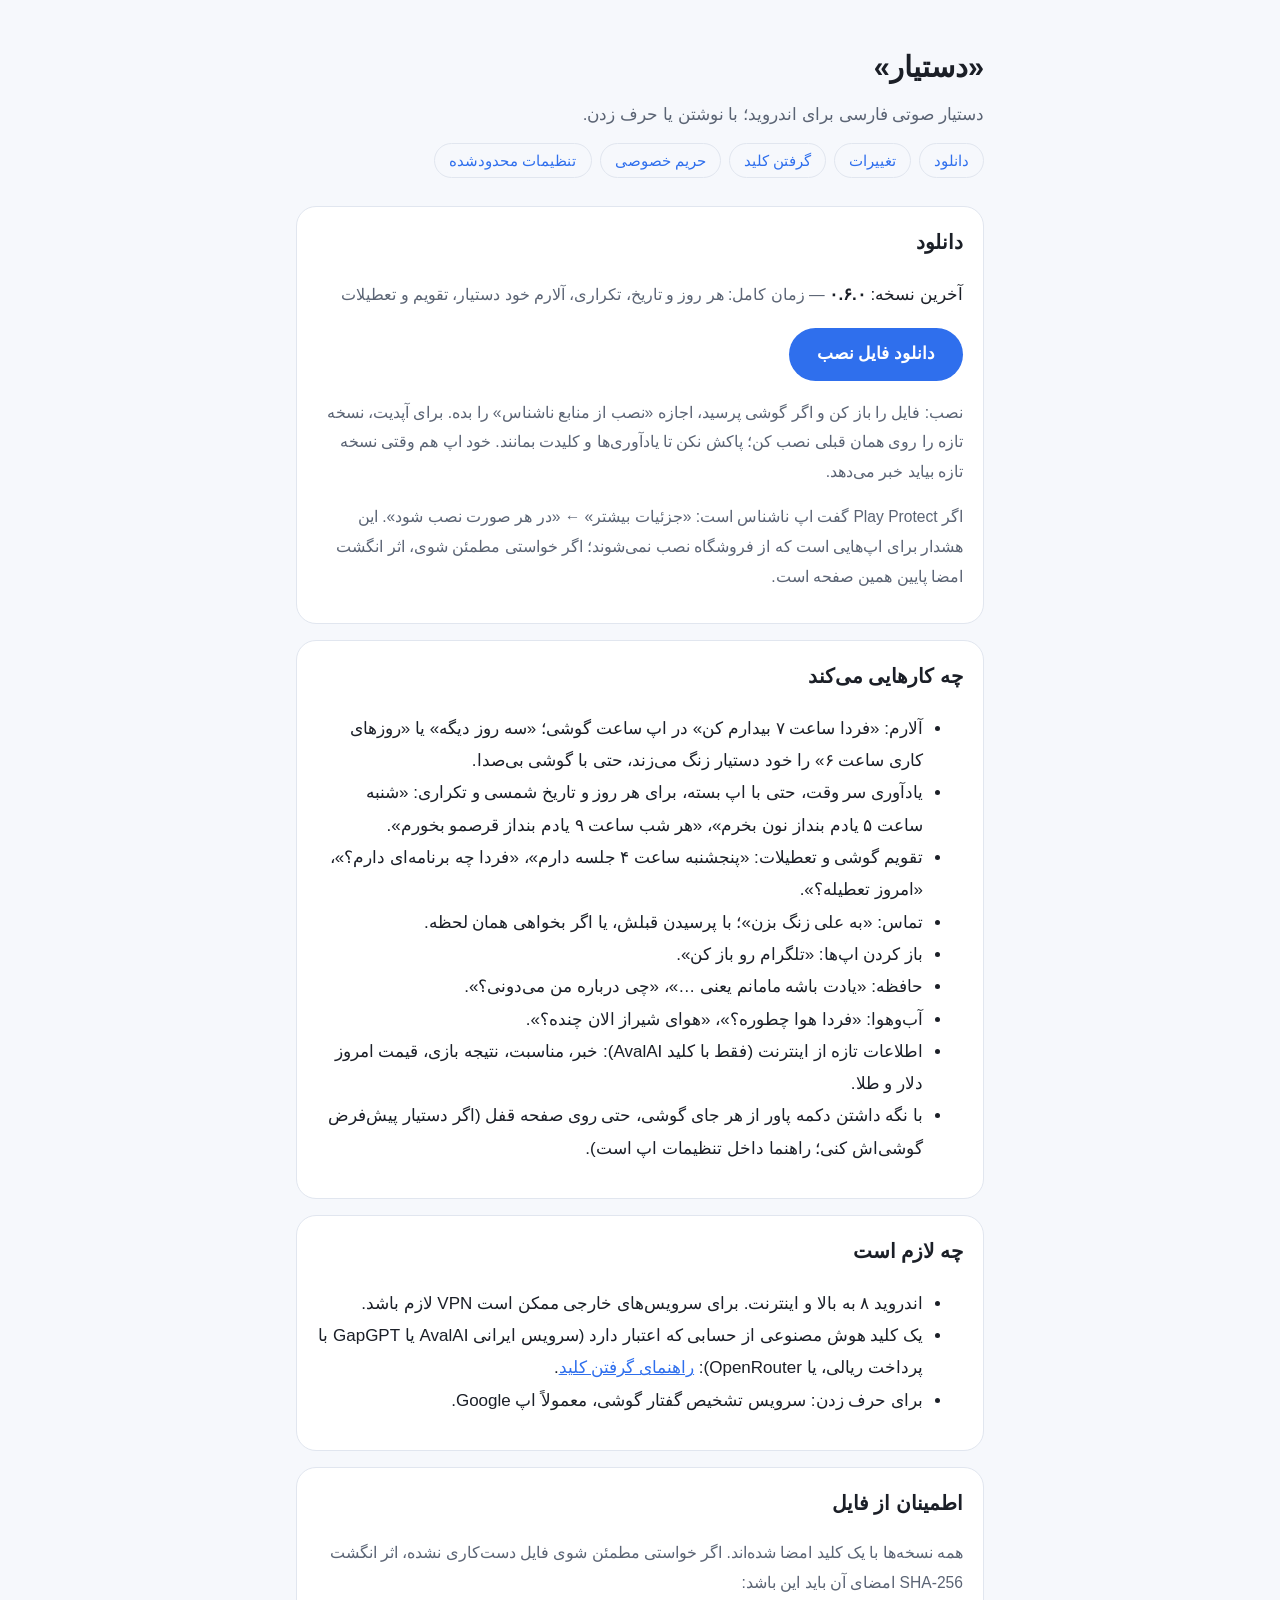
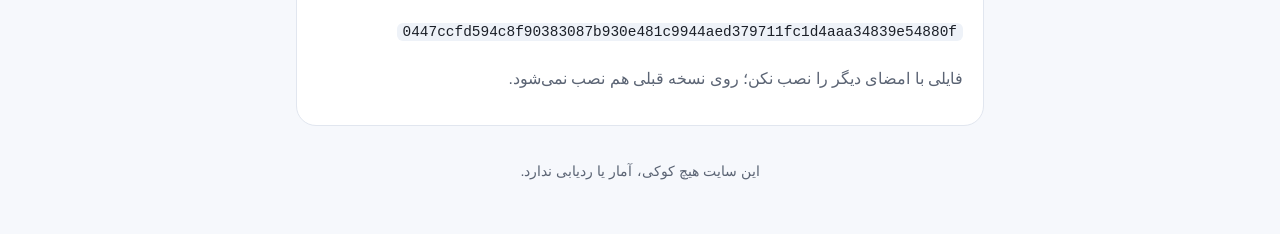
<file: index.html>
<!doctype html>
<html lang="fa" dir="rtl">
<head>
  <meta charset="utf-8">
  <meta name="viewport" content="width=device-width, initial-scale=1">
  <title>دستیار — دستیار صوتی فارسی برای اندروید</title>
  <link rel="stylesheet" href="style.css">
</head>
<body>
<main>
  <header>
    <h1>«دستیار»</h1>
    <p>دستیار صوتی فارسی برای اندروید؛ با نوشتن یا حرف زدن.</p>
    <nav>
      <a href="index.html">دانلود</a>
      <a href="changes.html">تغییرات</a>
      <a href="key.html">گرفتن کلید</a>
      <a href="privacy.html">حریم خصوصی</a>
      <a href="restricted.html">تنظیمات محدودشده</a>
    </nav>
  </header>

  <section>
    <h2>دانلود</h2>
    <p>آخرین نسخه: <strong id="version">…</strong> <span id="notes" class="muted"></span></p>
    <p><a id="download" class="button" href="changes.html">دانلود فایل نصب</a></p>
    <noscript><p class="muted">اگر لینک کار نکرد، از صفحه «تغییرات» نسخه آخر را پیدا کن.</p></noscript>
    <p class="muted">نصب: فایل را باز کن و اگر گوشی پرسید، اجازه «نصب از منابع ناشناس» را بده. برای آپدیت، نسخه تازه را روی همان قبلی نصب کن؛ پاکش نکن تا یادآوری‌ها و کلیدت بمانند. خود اپ هم وقتی نسخه تازه بیاید خبر می‌دهد.</p>
    <p class="muted">اگر Play Protect گفت اپ ناشناس است: «جزئیات بیشتر» ← «در هر صورت نصب شود». این هشدار برای اپ‌هایی است که از فروشگاه نصب نمی‌شوند؛ اگر خواستی مطمئن شوی، اثر انگشت امضا پایین همین صفحه است.</p>
  </section>

  <section>
    <h2>چه کارهایی می‌کند</h2>
    <ul>
      <li>آلارم: «فردا ساعت ۷ بیدارم کن» در اپ ساعت گوشی؛ «سه روز دیگه» یا «روزهای کاری ساعت ۶» را خود دستیار زنگ می‌زند، حتی با گوشی بی‌صدا.</li>
      <li>یادآوری سر وقت، حتی با اپ بسته، برای هر روز و تاریخ شمسی و تکراری: «شنبه ساعت ۵ یادم بنداز نون بخرم»، «هر شب ساعت ۹ یادم بنداز قرصمو بخورم».</li>
      <li>تقویم گوشی و تعطیلات: «پنجشنبه ساعت ۴ جلسه دارم»، «فردا چه برنامه‌ای دارم؟»، «امروز تعطیله؟».</li>
      <li>تماس: «به علی زنگ بزن»؛ با پرسیدن قبلش، یا اگر بخواهی همان لحظه.</li>
      <li>باز کردن اپ‌ها: «تلگرام رو باز کن».</li>
      <li>حافظه: «یادت باشه مامانم یعنی …»، «چی درباره من می‌دونی؟».</li>
      <li>آب‌وهوا: «فردا هوا چطوره؟»، «هوای شیراز الان چنده؟».</li>
      <li>اطلاعات تازه از اینترنت (فقط با کلید AvalAI): خبر، مناسبت، نتیجه بازی، قیمت امروز دلار و طلا.</li>
      <li>با نگه داشتن دکمه پاور از هر جای گوشی، حتی روی صفحه قفل (اگر دستیار پیش‌فرض گوشی‌اش کنی؛ راهنما داخل تنظیمات اپ است).</li>
    </ul>
  </section>

  <section>
    <h2>چه لازم است</h2>
    <ul>
      <li>اندروید ۸ به بالا و اینترنت. برای سرویس‌های خارجی ممکن است VPN لازم باشد.</li>
      <li>یک کلید هوش مصنوعی از حسابی که اعتبار دارد (سرویس ایرانی AvalAI یا GapGPT با پرداخت ریالی، یا OpenRouter): <a href="key.html">راهنمای گرفتن کلید</a>.</li>
      <li>برای حرف زدن: سرویس تشخیص گفتار گوشی، معمولاً اپ Google.</li>
    </ul>
  </section>

  <section>
    <h2>اطمینان از فایل</h2>
    <p class="muted">همه نسخه‌ها با یک کلید امضا شده‌اند. اگر خواستی مطمئن شوی فایل دست‌کاری نشده، اثر انگشت SHA-256 امضای آن باید این باشد:</p>
    <p><span class="ltr">0447ccfd594c8f90383087b930e481c9944aed379711fc1d4aaa34839e54880f</span></p>
    <p class="muted">فایلی با امضای دیگر را نصب نکن؛ روی نسخه قبلی هم نصب نمی‌شود.</p>
  </section>

  <footer>این سایت هیچ کوکی، آمار یا ردیابی ندارد.</footer>
</main>
<script>
  // آخرین نسخه از همان فایلی که خود اپ می‌خواند (version.json)؛ یک جا برای عوض کردن.
  (function () {
    var digits = '۰۱۲۳۴۵۶۷۸۹';
    function fa(text) { return String(text).replace(/[0-9]/g, function (d) { return digits[d]; }); }
    fetch('version.json', { cache: 'no-store' })
      .then(function (response) { return response.json(); })
      .then(function (info) {
        document.getElementById('version').textContent = fa(info.versionName);
        if (info.notes) document.getElementById('notes').textContent = '— ' + info.notes;
        if (typeof info.url === 'string' && info.url.indexOf('https://') === 0) {
          document.getElementById('download').href = info.url;
        }
      })
      .catch(function () { document.getElementById('version').textContent = 'نامعلوم'; });
  })();
</script>
</body>
</html>
</file>
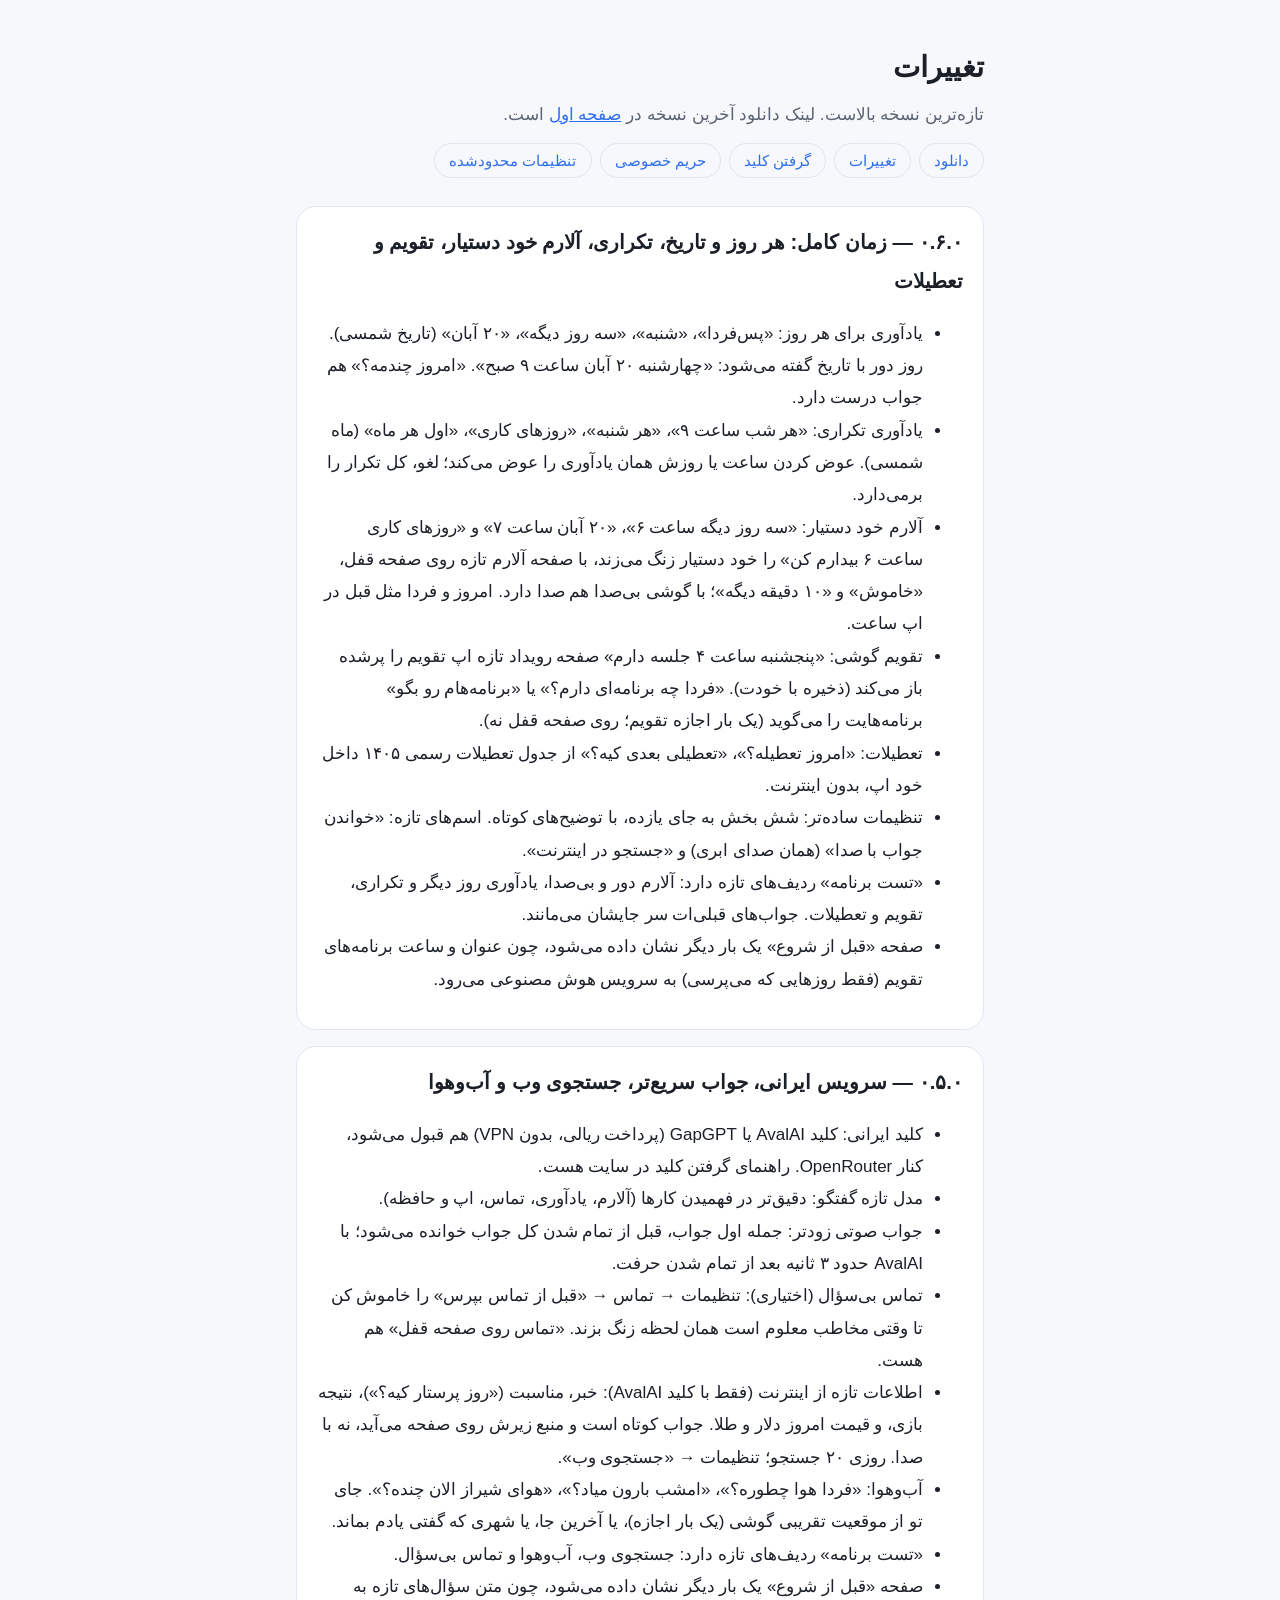
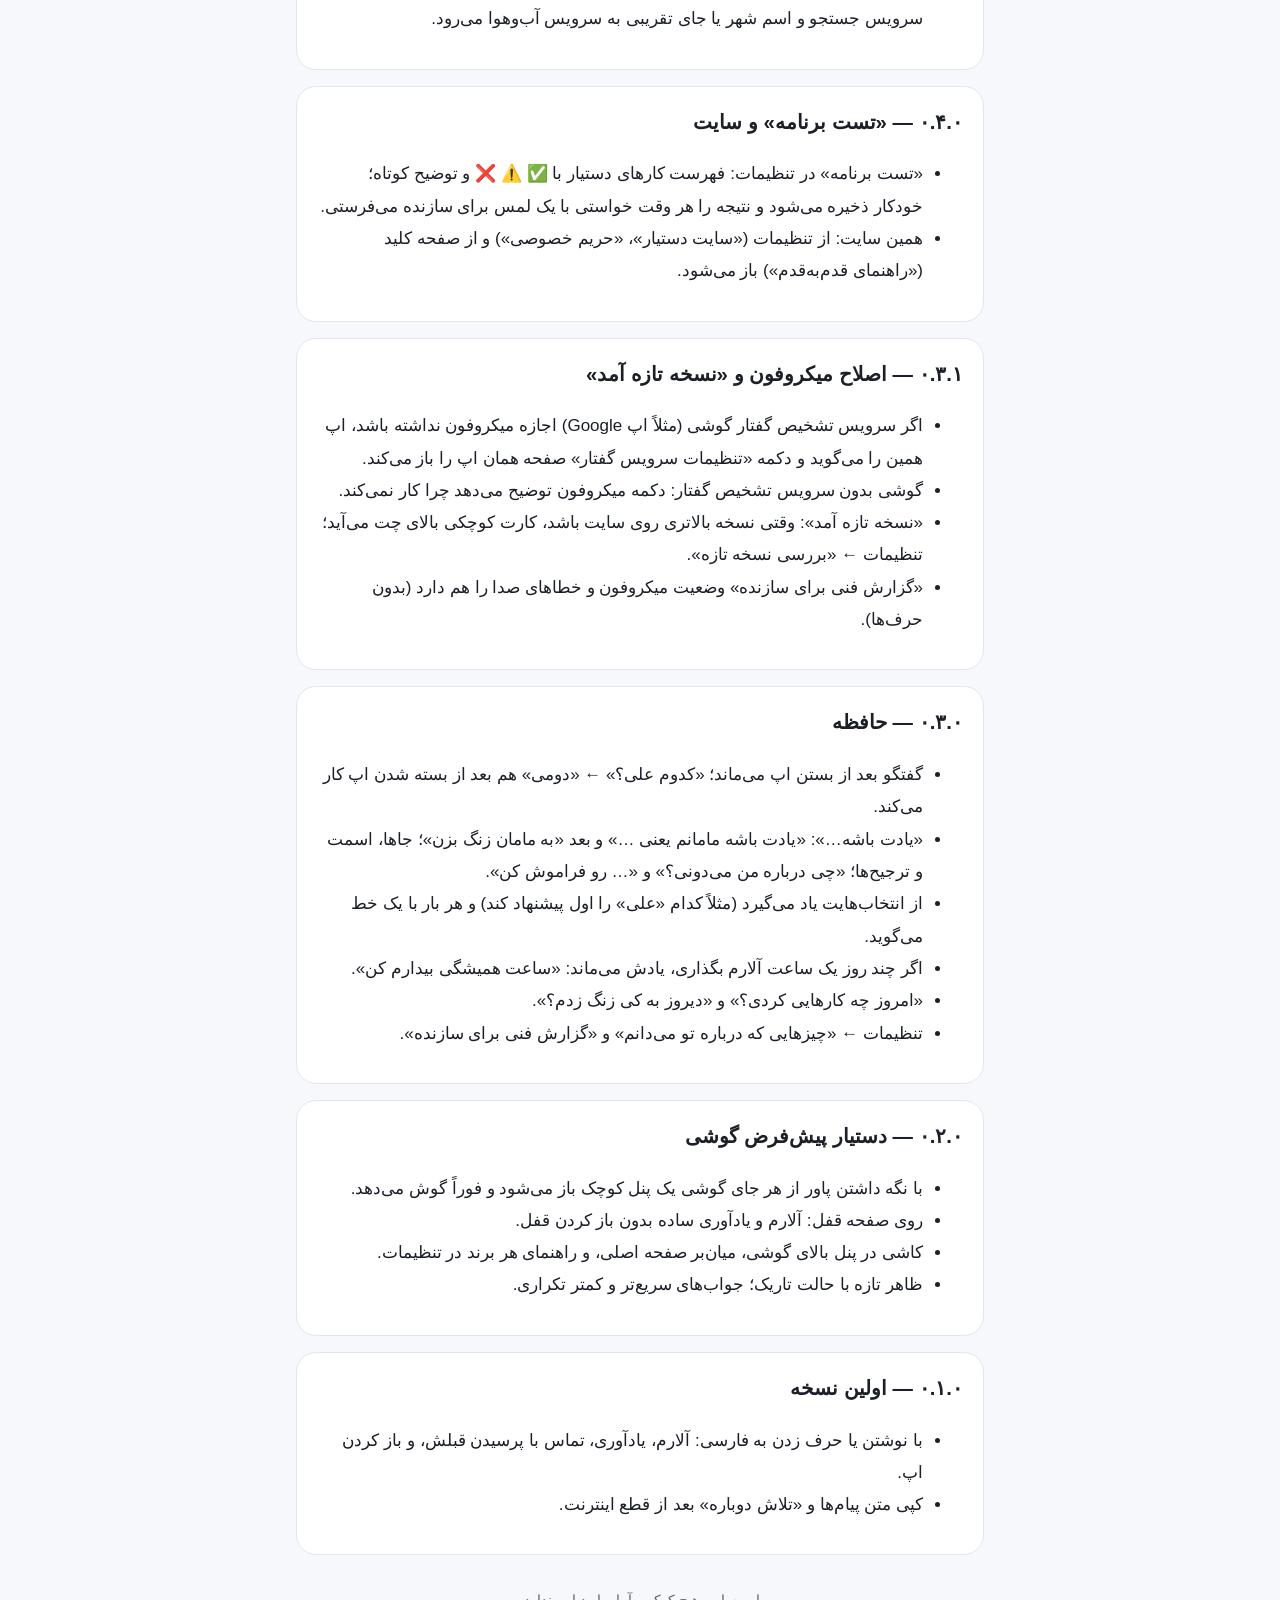
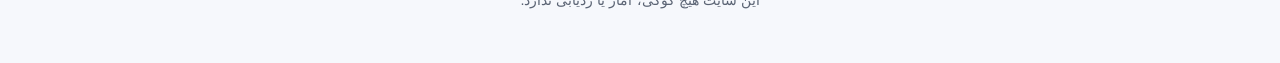
<file: changes.html>
<!doctype html>
<html lang="fa" dir="rtl">
<head>
  <meta charset="utf-8">
  <meta name="viewport" content="width=device-width, initial-scale=1">
  <title>دستیار — تغییرات</title>
  <link rel="stylesheet" href="style.css">
</head>
<body>
<main>
  <header>
    <h1>تغییرات</h1>
    <p>تازه‌ترین نسخه بالاست. لینک دانلود آخرین نسخه در <a href="index.html">صفحه اول</a> است.</p>
    <nav>
      <a href="index.html">دانلود</a>
      <a href="changes.html">تغییرات</a>
      <a href="key.html">گرفتن کلید</a>
      <a href="privacy.html">حریم خصوصی</a>
      <a href="restricted.html">تنظیمات محدودشده</a>
    </nav>
  </header>

  <!-- هر انتشار: یک section تازه بالای بقیه، از release/CHANGELOG.md (فقط بخش کاربر) — site/README.md -->

  <section>
    <h2>۰.۶.۰ — زمان کامل: هر روز و تاریخ، تکراری، آلارم خود دستیار، تقویم و تعطیلات</h2>
    <ul>
      <li>یادآوری برای هر روز: «پس‌فردا»، «شنبه»، «سه روز دیگه»، «۲۰ آبان» (تاریخ شمسی). روز دور با تاریخ گفته می‌شود: «چهارشنبه ۲۰ آبان ساعت ۹ صبح». «امروز چندمه؟» هم جواب درست دارد.</li>
      <li>یادآوری تکراری: «هر شب ساعت ۹»، «هر شنبه»، «روزهای کاری»، «اول هر ماه» (ماه شمسی). عوض کردن ساعت یا روزش همان یادآوری را عوض می‌کند؛ لغو، کل تکرار را برمی‌دارد.</li>
      <li>آلارم خود دستیار: «سه روز دیگه ساعت ۶»، «۲۰ آبان ساعت ۷» و «روزهای کاری ساعت ۶ بیدارم کن» را خود دستیار زنگ می‌زند، با صفحه آلارم تازه روی صفحه قفل، «خاموش» و «۱۰ دقیقه دیگه»؛ با گوشی بی‌صدا هم صدا دارد. امروز و فردا مثل قبل در اپ ساعت.</li>
      <li>تقویم گوشی: «پنجشنبه ساعت ۴ جلسه دارم» صفحه رویداد تازه اپ تقویم را پرشده باز می‌کند (ذخیره با خودت). «فردا چه برنامه‌ای دارم؟» یا «برنامه‌هام رو بگو» برنامه‌هایت را می‌گوید (یک بار اجازه تقویم؛ روی صفحه قفل نه).</li>
      <li>تعطیلات: «امروز تعطیله؟»، «تعطیلی بعدی کیه؟» از جدول تعطیلات رسمی ۱۴۰۵ داخل خود اپ، بدون اینترنت.</li>
      <li>تنظیمات ساده‌تر: شش بخش به جای یازده، با توضیح‌های کوتاه. اسم‌های تازه: «خواندن جواب با صدا» (همان صدای ابری) و «جستجو در اینترنت».</li>
      <li>«تست برنامه» ردیف‌های تازه دارد: آلارم دور و بی‌صدا، یادآوری روز دیگر و تکراری، تقویم و تعطیلات. جواب‌های قبلی‌ات سر جایشان می‌مانند.</li>
      <li>صفحه «قبل از شروع» یک بار دیگر نشان داده می‌شود، چون عنوان و ساعت برنامه‌های تقویم (فقط روزهایی که می‌پرسی) به سرویس هوش مصنوعی می‌رود.</li>
    </ul>
  </section>

  <section>
    <h2>۰.۵.۰ — سرویس ایرانی، جواب سریع‌تر، جستجوی وب و آب‌وهوا</h2>
    <ul>
      <li>کلید ایرانی: کلید AvalAI یا GapGPT (پرداخت ریالی، بدون VPN) هم قبول می‌شود، کنار OpenRouter. راهنمای گرفتن کلید در سایت هست.</li>
      <li>مدل تازه گفتگو: دقیق‌تر در فهمیدن کارها (آلارم، یادآوری، تماس، اپ و حافظه).</li>
      <li>جواب صوتی زودتر: جمله اول جواب، قبل از تمام شدن کل جواب خوانده می‌شود؛ با AvalAI حدود ۳ ثانیه بعد از تمام شدن حرفت.</li>
      <li>تماس بی‌سؤال (اختیاری): تنظیمات → تماس → «قبل از تماس بپرس» را خاموش کن تا وقتی مخاطب معلوم است همان لحظه زنگ بزند. «تماس روی صفحه قفل» هم هست.</li>
      <li>اطلاعات تازه از اینترنت (فقط با کلید AvalAI): خبر، مناسبت («روز پرستار کیه؟»)، نتیجه بازی، و قیمت امروز دلار و طلا. جواب کوتاه است و منبع زیرش روی صفحه می‌آید، نه با صدا. روزی ۲۰ جستجو؛ تنظیمات → «جستجوی وب».</li>
      <li>آب‌وهوا: «فردا هوا چطوره؟»، «امشب بارون میاد؟»، «هوای شیراز الان چنده؟». جای تو از موقعیت تقریبی گوشی (یک بار اجازه)، یا آخرین جا، یا شهری که گفتی یادم بماند.</li>
      <li>«تست برنامه» ردیف‌های تازه دارد: جستجوی وب، آب‌وهوا و تماس بی‌سؤال.</li>
      <li>صفحه «قبل از شروع» یک بار دیگر نشان داده می‌شود، چون متن سؤال‌های تازه به سرویس جستجو و اسم شهر یا جای تقریبی به سرویس آب‌وهوا می‌رود.</li>
    </ul>
  </section>

  <section>
    <h2>۰.۴.۰ — «تست برنامه» و سایت</h2>
    <ul>
      <li>«تست برنامه» در تنظیمات: فهرست کارهای دستیار با ✅ ⚠️ ❌ و توضیح کوتاه؛ خودکار ذخیره می‌شود و نتیجه را هر وقت خواستی با یک لمس برای سازنده می‌فرستی.</li>
      <li>همین سایت: از تنظیمات («سایت دستیار»، «حریم خصوصی») و از صفحه کلید («راهنمای قدم‌به‌قدم») باز می‌شود.</li>
    </ul>
  </section>

  <section>
    <h2>۰.۳.۱ — اصلاح میکروفون و «نسخه تازه آمد»</h2>
    <ul>
      <li>اگر سرویس تشخیص گفتار گوشی (مثلاً اپ Google) اجازه میکروفون نداشته باشد، اپ همین را می‌گوید و دکمه «تنظیمات سرویس گفتار» صفحه همان اپ را باز می‌کند.</li>
      <li>گوشی بدون سرویس تشخیص گفتار: دکمه میکروفون توضیح می‌دهد چرا کار نمی‌کند.</li>
      <li>«نسخه تازه آمد»: وقتی نسخه بالاتری روی سایت باشد، کارت کوچکی بالای چت می‌آید؛ تنظیمات ← «بررسی نسخه تازه».</li>
      <li>«گزارش فنی برای سازنده» وضعیت میکروفون و خطاهای صدا را هم دارد (بدون حرف‌ها).</li>
    </ul>
  </section>

  <section>
    <h2>۰.۳.۰ — حافظه</h2>
    <ul>
      <li>گفتگو بعد از بستن اپ می‌ماند؛ «کدوم علی؟» ← «دومی» هم بعد از بسته شدن اپ کار می‌کند.</li>
      <li>«یادت باشه…»: «یادت باشه مامانم یعنی …» و بعد «به مامان زنگ بزن»؛ جاها، اسمت و ترجیح‌ها؛ «چی درباره من می‌دونی؟» و «… رو فراموش کن».</li>
      <li>از انتخاب‌هایت یاد می‌گیرد (مثلاً کدام «علی» را اول پیشنهاد کند) و هر بار با یک خط می‌گوید.</li>
      <li>اگر چند روز یک ساعت آلارم بگذاری، یادش می‌ماند: «ساعت همیشگی بیدارم کن».</li>
      <li>«امروز چه کارهایی کردی؟» و «دیروز به کی زنگ زدم؟».</li>
      <li>تنظیمات ← «چیزهایی که درباره تو می‌دانم» و «گزارش فنی برای سازنده».</li>
    </ul>
  </section>

  <section>
    <h2>۰.۲.۰ — دستیار پیش‌فرض گوشی</h2>
    <ul>
      <li>با نگه داشتن پاور از هر جای گوشی یک پنل کوچک باز می‌شود و فوراً گوش می‌دهد.</li>
      <li>روی صفحه قفل: آلارم و یادآوری ساده بدون باز کردن قفل.</li>
      <li>کاشی در پنل بالای گوشی، میان‌بر صفحه اصلی، و راهنمای هر برند در تنظیمات.</li>
      <li>ظاهر تازه با حالت تاریک؛ جواب‌های سریع‌تر و کمتر تکراری.</li>
    </ul>
  </section>

  <section>
    <h2>۰.۱.۰ — اولین نسخه</h2>
    <ul>
      <li>با نوشتن یا حرف زدن به فارسی: آلارم، یادآوری، تماس با پرسیدن قبلش، و باز کردن اپ.</li>
      <li>کپی متن پیام‌ها و «تلاش دوباره» بعد از قطع اینترنت.</li>
    </ul>
  </section>

  <footer>این سایت هیچ کوکی، آمار یا ردیابی ندارد.</footer>
</main>
</body>
</html>
</file>
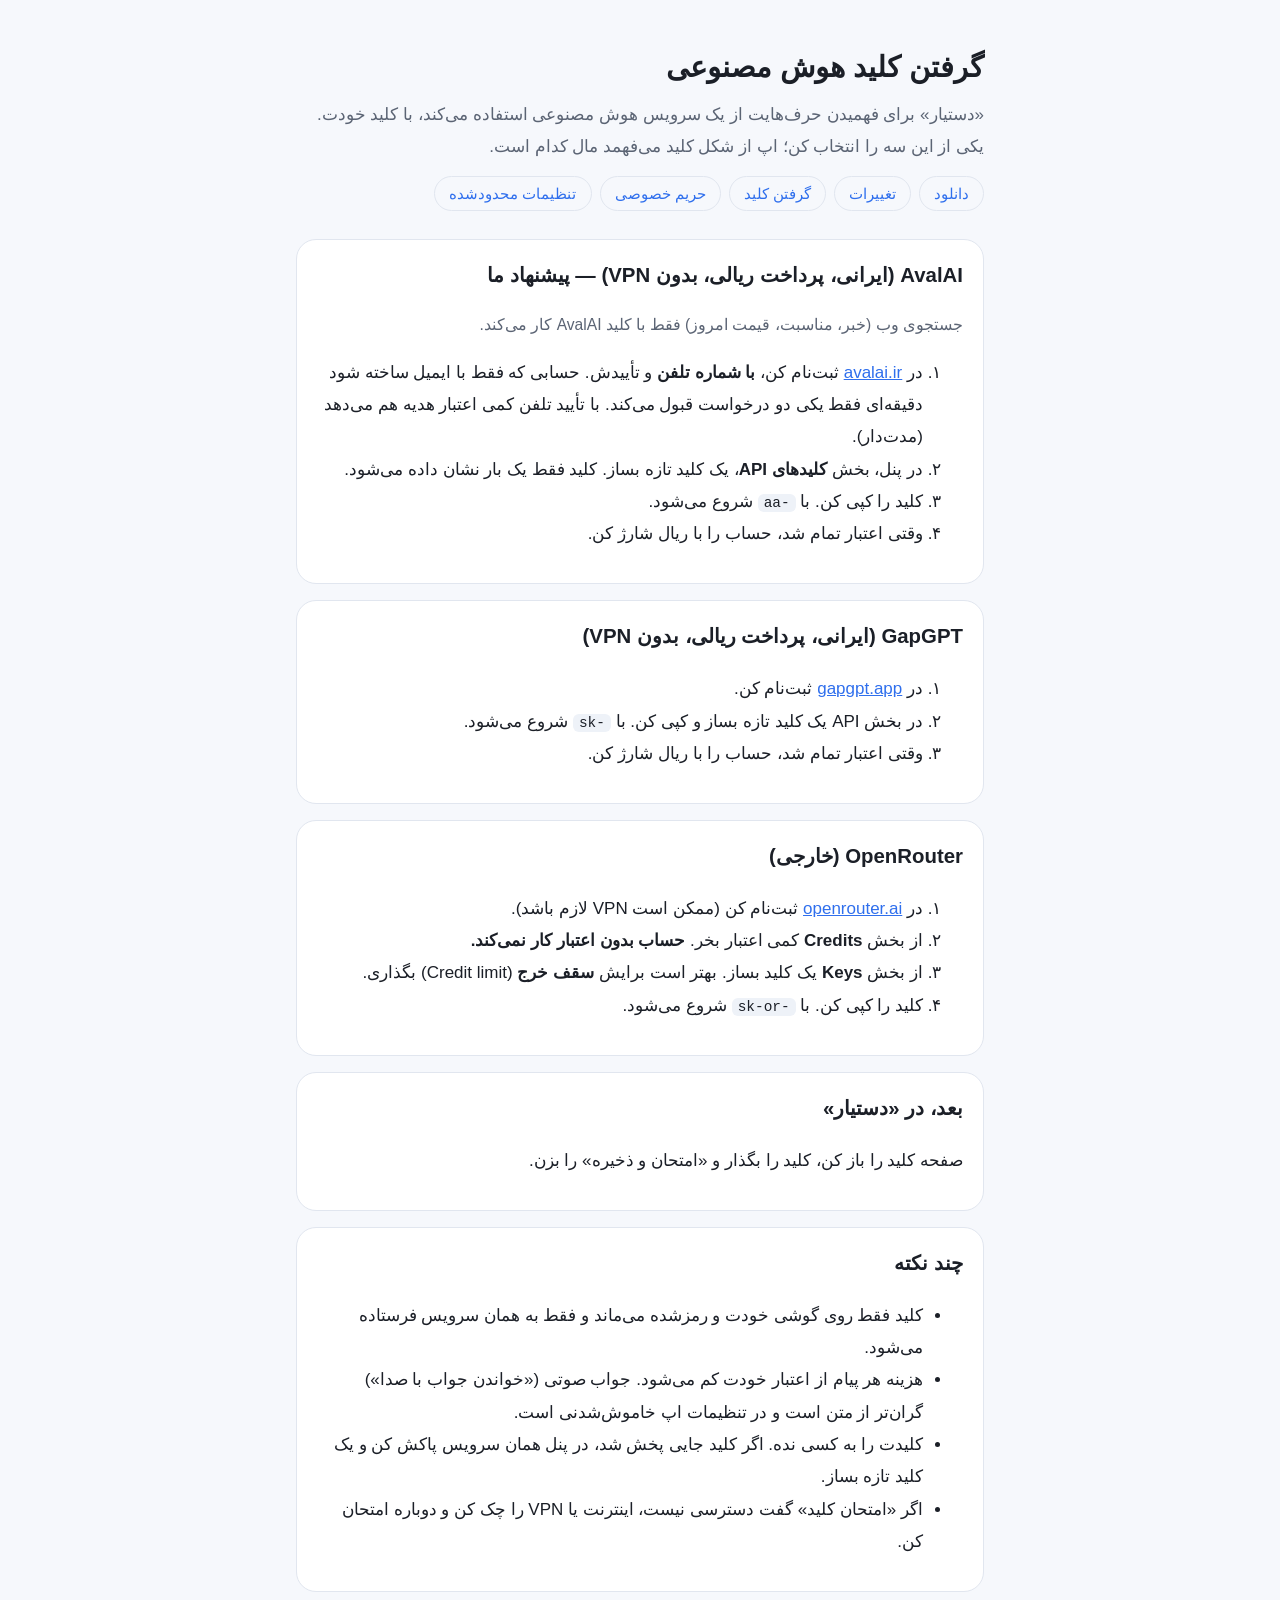
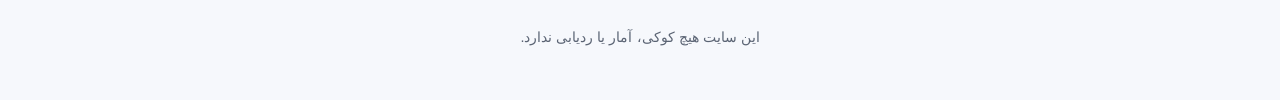
<file: key.html>
<!doctype html>
<html lang="fa" dir="rtl">
<head>
  <meta charset="utf-8">
  <meta name="viewport" content="width=device-width, initial-scale=1">
  <title>دستیار — گرفتن کلید هوش مصنوعی</title>
  <link rel="stylesheet" href="style.css">
</head>
<body>
<main>
  <header>
    <h1>گرفتن کلید هوش مصنوعی</h1>
    <p>«دستیار» برای فهمیدن حرف‌هایت از یک سرویس هوش مصنوعی استفاده می‌کند، با کلید خودت. یکی از این سه را انتخاب کن؛ اپ از شکل کلید می‌فهمد مال کدام است.</p>
    <nav>
      <a href="index.html">دانلود</a>
      <a href="changes.html">تغییرات</a>
      <a href="key.html">گرفتن کلید</a>
      <a href="privacy.html">حریم خصوصی</a>
      <a href="restricted.html">تنظیمات محدودشده</a>
    </nav>
  </header>

  <section>
    <h2>AvalAI (ایرانی، پرداخت ریالی، بدون VPN) — پیشنهاد ما</h2>
    <p class="muted">جستجوی وب (خبر، مناسبت، قیمت امروز) فقط با کلید AvalAI کار می‌کند.</p>
    <ol>
      <li>در <a href="https://avalai.ir">avalai.ir</a> ثبت‌نام کن، <strong>با شماره تلفن</strong> و تأییدش. حسابی که فقط با ایمیل ساخته شود دقیقه‌ای فقط یکی دو درخواست قبول می‌کند. با تأیید تلفن کمی اعتبار هدیه هم می‌دهد (مدت‌دار).</li>
      <li>در پنل، بخش <strong>کلیدهای API</strong>، یک کلید تازه بساز. کلید فقط یک بار نشان داده می‌شود.</li>
      <li>کلید را کپی کن. با <span class="ltr">aa-</span> شروع می‌شود.</li>
      <li>وقتی اعتبار تمام شد، حساب را با ریال شارژ کن.</li>
    </ol>
  </section>

  <section>
    <h2>GapGPT (ایرانی، پرداخت ریالی، بدون VPN)</h2>
    <ol>
      <li>در <a href="https://gapgpt.app">gapgpt.app</a> ثبت‌نام کن.</li>
      <li>در بخش API یک کلید تازه بساز و کپی کن. با <span class="ltr">sk-</span> شروع می‌شود.</li>
      <li>وقتی اعتبار تمام شد، حساب را با ریال شارژ کن.</li>
    </ol>
  </section>

  <section>
    <h2>OpenRouter (خارجی)</h2>
    <ol>
      <li>در <a href="https://openrouter.ai">openrouter.ai</a> ثبت‌نام کن (ممکن است VPN لازم باشد).</li>
      <li>از بخش <strong>Credits</strong> کمی اعتبار بخر. <strong>حساب بدون اعتبار کار نمی‌کند.</strong></li>
      <li>از بخش <strong>Keys</strong> یک کلید بساز. بهتر است برایش <strong>سقف خرج</strong> (Credit limit) بگذاری.</li>
      <li>کلید را کپی کن. با <span class="ltr">sk-or-</span> شروع می‌شود.</li>
    </ol>
  </section>

  <section>
    <h2>بعد، در «دستیار»</h2>
    <p>صفحه کلید را باز کن، کلید را بگذار و «امتحان و ذخیره» را بزن.</p>
  </section>

  <section>
    <h2>چند نکته</h2>
    <ul>
      <li>کلید فقط روی گوشی خودت و رمزشده می‌ماند و فقط به همان سرویس فرستاده می‌شود.</li>
      <li>هزینه هر پیام از اعتبار خودت کم می‌شود. جواب صوتی («خواندن جواب با صدا») گران‌تر از متن است و در تنظیمات اپ خاموش‌شدنی است.</li>
      <li>کلیدت را به کسی نده. اگر کلید جایی پخش شد، در پنل همان سرویس پاکش کن و یک کلید تازه بساز.</li>
      <li>اگر «امتحان کلید» گفت دسترسی نیست، اینترنت یا VPN را چک کن و دوباره امتحان کن.</li>
    </ul>
  </section>

  <footer>این سایت هیچ کوکی، آمار یا ردیابی ندارد.</footer>
</main>
</body>
</html>
</file>
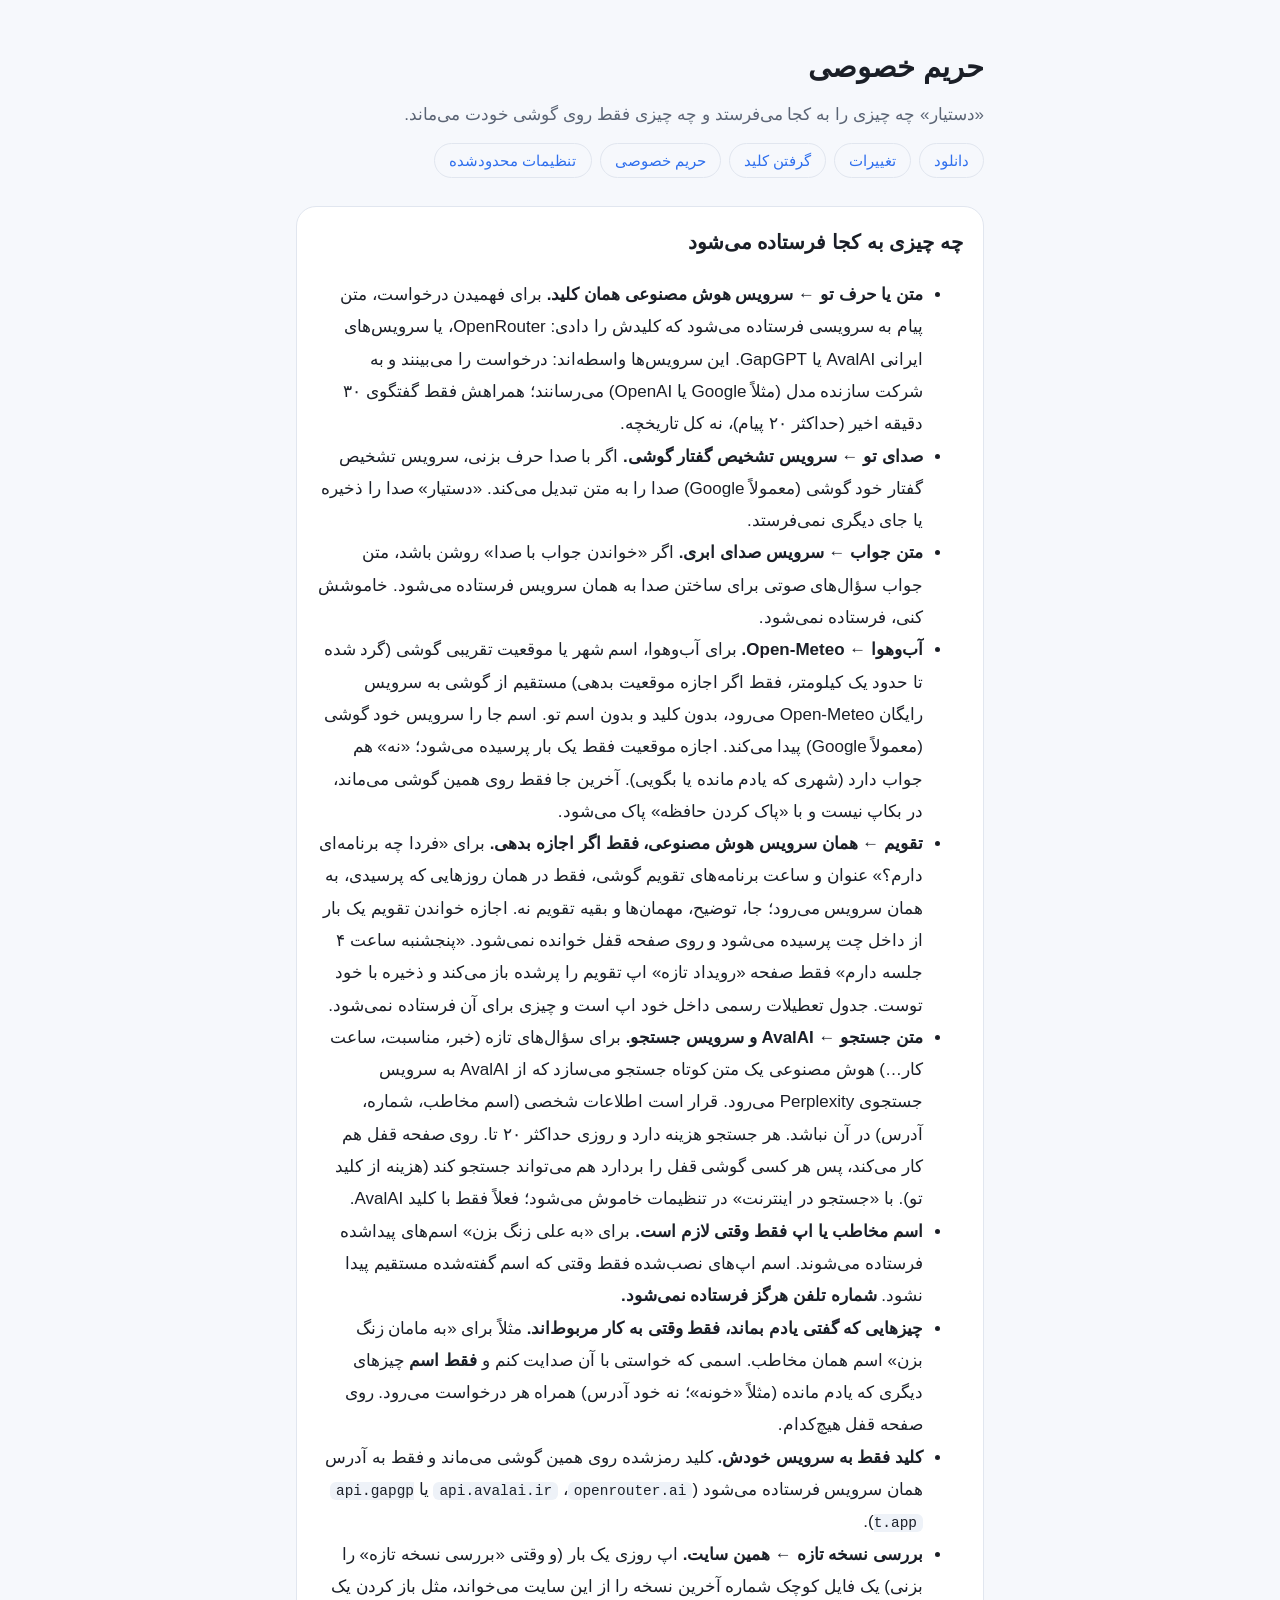
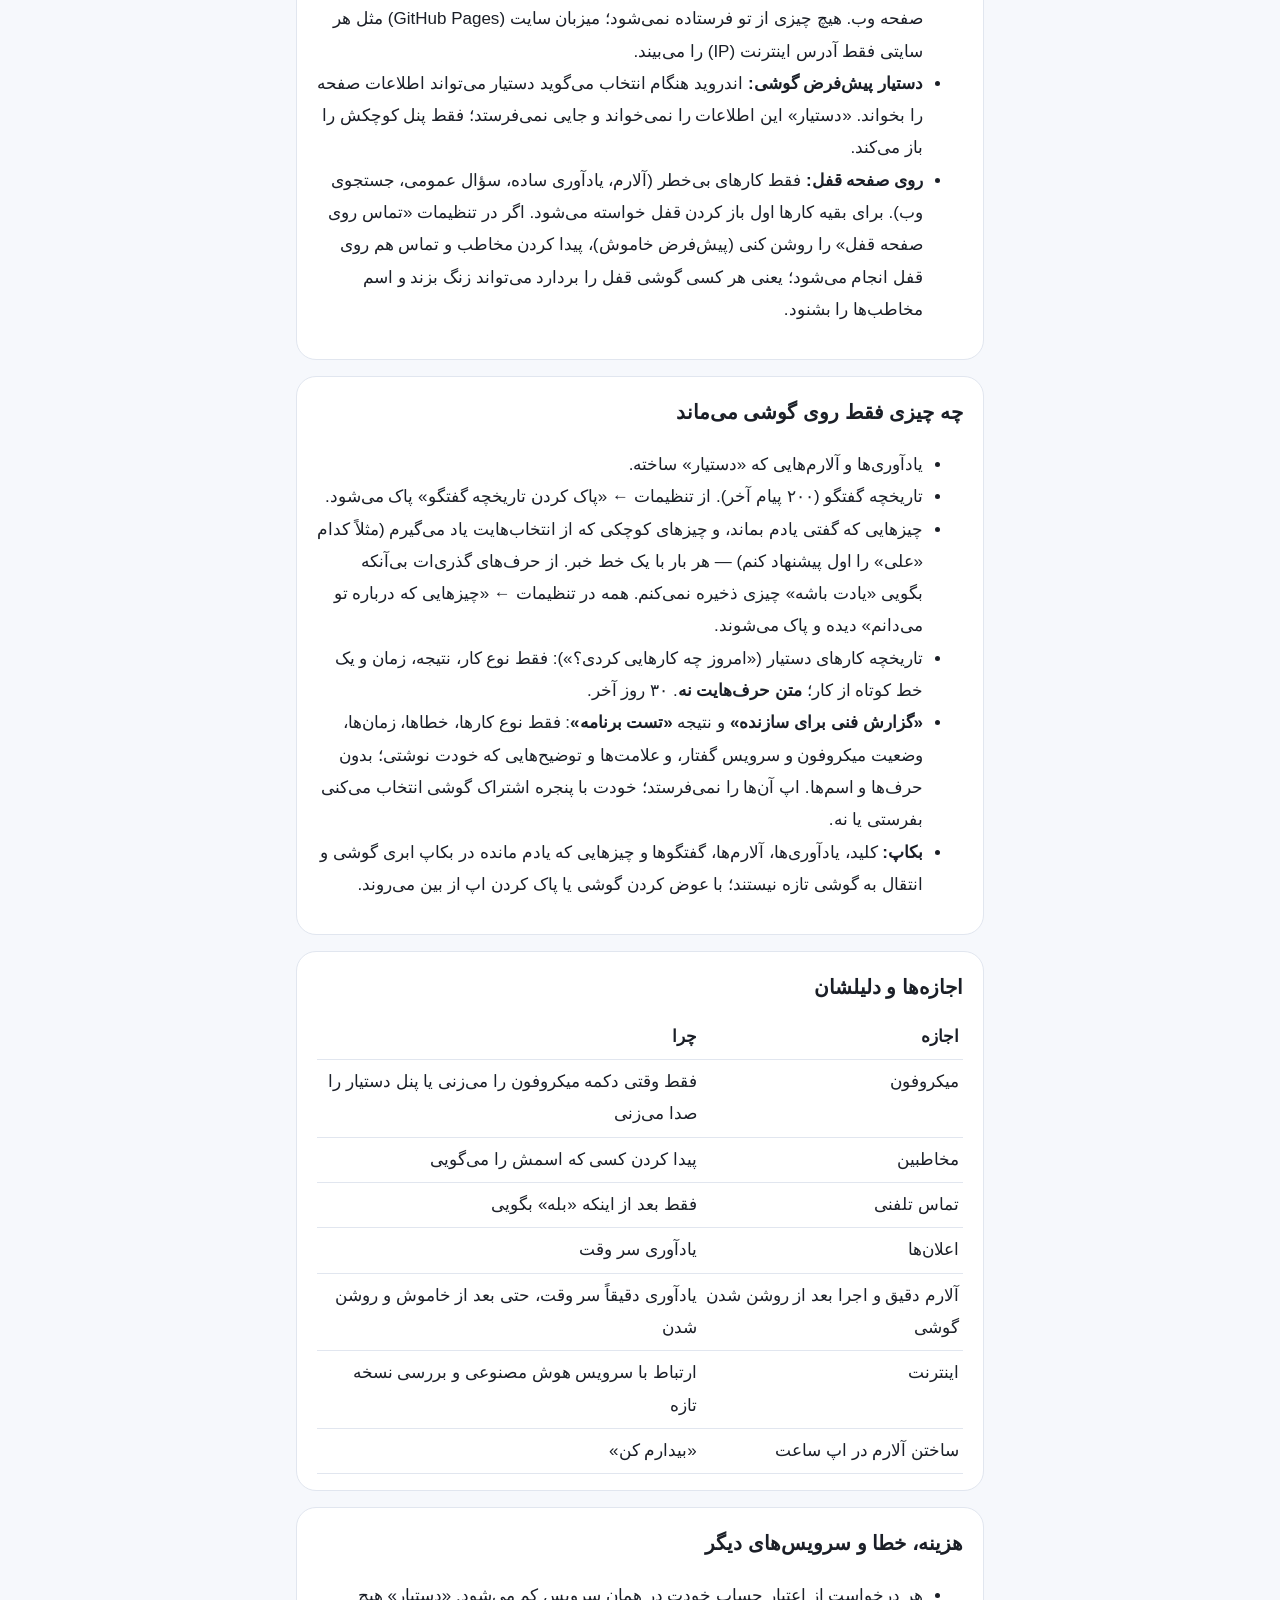
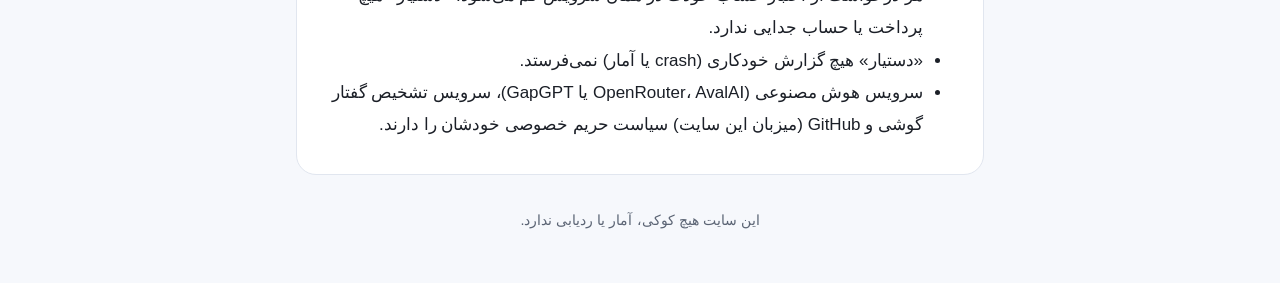
<file: privacy.html>
<!doctype html>
<html lang="fa" dir="rtl">
<head>
  <meta charset="utf-8">
  <meta name="viewport" content="width=device-width, initial-scale=1">
  <title>دستیار — حریم خصوصی</title>
  <link rel="stylesheet" href="style.css">
</head>
<body>
<main>
  <header>
    <h1>حریم خصوصی</h1>
    <p>«دستیار» چه چیزی را به کجا می‌فرستد و چه چیزی فقط روی گوشی خودت می‌ماند.</p>
    <nav>
      <a href="index.html">دانلود</a>
      <a href="changes.html">تغییرات</a>
      <a href="key.html">گرفتن کلید</a>
      <a href="privacy.html">حریم خصوصی</a>
      <a href="restricted.html">تنظیمات محدودشده</a>
    </nav>
  </header>

  <section>
    <h2>چه چیزی به کجا فرستاده می‌شود</h2>
    <ul>
      <li><strong>متن یا حرف تو ← سرویس هوش مصنوعی همان کلید.</strong> برای فهمیدن درخواست، متن پیام به سرویسی فرستاده می‌شود که کلیدش را دادی: OpenRouter، یا سرویس‌های ایرانی AvalAI یا GapGPT. این سرویس‌ها واسطه‌اند: درخواست را می‌بینند و به شرکت سازنده مدل (مثلاً Google یا OpenAI) می‌رسانند؛ همراهش فقط گفتگوی ۳۰ دقیقه اخیر (حداکثر ۲۰ پیام)، نه کل تاریخچه.</li>
      <li><strong>صدای تو ← سرویس تشخیص گفتار گوشی.</strong> اگر با صدا حرف بزنی، سرویس تشخیص گفتار خود گوشی (معمولاً Google) صدا را به متن تبدیل می‌کند. «دستیار» صدا را ذخیره یا جای دیگری نمی‌فرستد.</li>
      <li><strong>متن جواب ← سرویس صدای ابری.</strong> اگر «خواندن جواب با صدا» روشن باشد، متن جواب سؤال‌های صوتی برای ساختن صدا به همان سرویس فرستاده می‌شود. خاموشش کنی، فرستاده نمی‌شود.</li>
      <li><strong>آب‌وهوا ← Open-Meteo.</strong> برای آب‌وهوا، اسم شهر یا موقعیت تقریبی گوشی (گرد شده تا حدود یک کیلومتر، فقط اگر اجازه موقعیت بدهی) مستقیم از گوشی به سرویس رایگان Open-Meteo می‌رود، بدون کلید و بدون اسم تو. اسم جا را سرویس خود گوشی (معمولاً Google) پیدا می‌کند. اجازه موقعیت فقط یک بار پرسیده می‌شود؛ «نه» هم جواب دارد (شهری که یادم مانده یا بگویی). آخرین جا فقط روی همین گوشی می‌ماند، در بکاپ نیست و با «پاک کردن حافظه» پاک می‌شود.</li>
      <li><strong>تقویم ← همان سرویس هوش مصنوعی، فقط اگر اجازه بدهی.</strong> برای «فردا چه برنامه‌ای دارم؟» عنوان و ساعت برنامه‌های تقویم گوشی، فقط در همان روزهایی که پرسیدی، به همان سرویس می‌رود؛ جا، توضیح، مهمان‌ها و بقیه تقویم نه. اجازه خواندن تقویم یک بار از داخل چت پرسیده می‌شود و روی صفحه قفل خوانده نمی‌شود. «پنجشنبه ساعت ۴ جلسه دارم» فقط صفحه «رویداد تازه» اپ تقویم را پرشده باز می‌کند و ذخیره با خود توست. جدول تعطیلات رسمی داخل خود اپ است و چیزی برای آن فرستاده نمی‌شود.</li>
      <li><strong>متن جستجو ← AvalAI و سرویس جستجو.</strong> برای سؤال‌های تازه (خبر، مناسبت، ساعت کار…) هوش مصنوعی یک متن کوتاه جستجو می‌سازد که از AvalAI به سرویس جستجوی Perplexity می‌رود. قرار است اطلاعات شخصی (اسم مخاطب، شماره، آدرس) در آن نباشد. هر جستجو هزینه دارد و روزی حداکثر ۲۰ تا. روی صفحه قفل هم کار می‌کند، پس هر کسی گوشی قفل را بردارد هم می‌تواند جستجو کند (هزینه از کلید تو). با «جستجو در اینترنت» در تنظیمات خاموش می‌شود؛ فعلاً فقط با کلید AvalAI.</li>
      <li><strong>اسم مخاطب یا اپ فقط وقتی لازم است.</strong> برای «به علی زنگ بزن» اسم‌های پیداشده فرستاده می‌شوند. اسم اپ‌های نصب‌شده فقط وقتی که اسم گفته‌شده مستقیم پیدا نشود. <strong>شماره تلفن هرگز فرستاده نمی‌شود.</strong></li>
      <li><strong>چیزهایی که گفتی یادم بماند، فقط وقتی به کار مربوط‌اند.</strong> مثلاً برای «به مامان زنگ بزن» اسم همان مخاطب. اسمی که خواستی با آن صدایت کنم و <strong>فقط اسم</strong> چیزهای دیگری که یادم مانده (مثلاً «خونه»؛ نه خود آدرس) همراه هر درخواست می‌رود. روی صفحه قفل هیچ‌کدام.</li>
      <li><strong>کلید فقط به سرویس خودش.</strong> کلید رمزشده روی همین گوشی می‌ماند و فقط به آدرس همان سرویس فرستاده می‌شود (<span class="ltr">openrouter.ai</span>، <span class="ltr">api.avalai.ir</span> یا <span class="ltr">api.gapgpt.app</span>).</li>
      <li><strong>بررسی نسخه تازه ← همین سایت.</strong> اپ روزی یک بار (و وقتی «بررسی نسخه تازه» را بزنی) یک فایل کوچک شماره آخرین نسخه را از این سایت می‌خواند، مثل باز کردن یک صفحه وب. هیچ چیزی از تو فرستاده نمی‌شود؛ میزبان سایت (GitHub Pages) مثل هر سایتی فقط آدرس اینترنت (IP) را می‌بیند.</li>
      <li><strong>دستیار پیش‌فرض گوشی:</strong> اندروید هنگام انتخاب می‌گوید دستیار می‌تواند اطلاعات صفحه را بخواند. «دستیار» این اطلاعات را نمی‌خواند و جایی نمی‌فرستد؛ فقط پنل کوچکش را باز می‌کند.</li>
      <li><strong>روی صفحه قفل:</strong> فقط کارهای بی‌خطر (آلارم، یادآوری ساده، سؤال عمومی، جستجوی وب). برای بقیه کارها اول باز کردن قفل خواسته می‌شود. اگر در تنظیمات «تماس روی صفحه قفل» را روشن کنی (پیش‌فرض خاموش)، پیدا کردن مخاطب و تماس هم روی قفل انجام می‌شود؛ یعنی هر کسی گوشی قفل را بردارد می‌تواند زنگ بزند و اسم مخاطب‌ها را بشنود.</li>
    </ul>
  </section>

  <section>
    <h2>چه چیزی فقط روی گوشی می‌ماند</h2>
    <ul>
      <li>یادآوری‌ها و آلارم‌هایی که «دستیار» ساخته.</li>
      <li>تاریخچه گفتگو (۲۰۰ پیام آخر). از تنظیمات ← «پاک کردن تاریخچه گفتگو» پاک می‌شود.</li>
      <li>چیزهایی که گفتی یادم بماند، و چیزهای کوچکی که از انتخاب‌هایت یاد می‌گیرم (مثلاً کدام «علی» را اول پیشنهاد کنم) — هر بار با یک خط خبر. از حرف‌های گذری‌ات بی‌آنکه بگویی «یادت باشه» چیزی ذخیره نمی‌کنم. همه در تنظیمات ← «چیزهایی که درباره تو می‌دانم» دیده و پاک می‌شوند.</li>
      <li>تاریخچه کارهای دستیار («امروز چه کارهایی کردی؟»): فقط نوع کار، نتیجه، زمان و یک خط کوتاه از کار؛ <strong>متن حرف‌هایت نه</strong>. ۳۰ روز آخر.</li>
      <li><strong>«گزارش فنی برای سازنده»</strong> و نتیجه <strong>«تست برنامه»</strong>: فقط نوع کارها، خطاها، زمان‌ها، وضعیت میکروفون و سرویس گفتار، و علامت‌ها و توضیح‌هایی که خودت نوشتی؛ بدون حرف‌ها و اسم‌ها. اپ آن‌ها را نمی‌فرستد؛ خودت با پنجره اشتراک گوشی انتخاب می‌کنی بفرستی یا نه.</li>
      <li><strong>بکاپ:</strong> کلید، یادآوری‌ها، آلارم‌ها، گفتگوها و چیزهایی که یادم مانده در بکاپ ابری گوشی و انتقال به گوشی تازه نیستند؛ با عوض کردن گوشی یا پاک کردن اپ از بین می‌روند.</li>
    </ul>
  </section>

  <section>
    <h2>اجازه‌ها و دلیلشان</h2>
    <table>
      <tr><th>اجازه</th><th>چرا</th></tr>
      <tr><td>میکروفون</td><td>فقط وقتی دکمه میکروفون را می‌زنی یا پنل دستیار را صدا می‌زنی</td></tr>
      <tr><td>مخاطبین</td><td>پیدا کردن کسی که اسمش را می‌گویی</td></tr>
      <tr><td>تماس تلفنی</td><td>فقط بعد از اینکه «بله» بگویی</td></tr>
      <tr><td>اعلان‌ها</td><td>یادآوری سر وقت</td></tr>
      <tr><td>آلارم دقیق و اجرا بعد از روشن شدن گوشی</td><td>یادآوری دقیقاً سر وقت، حتی بعد از خاموش و روشن شدن</td></tr>
      <tr><td>اینترنت</td><td>ارتباط با سرویس هوش مصنوعی و بررسی نسخه تازه</td></tr>
      <tr><td>ساختن آلارم در اپ ساعت</td><td>«بیدارم کن»</td></tr>
    </table>
  </section>

  <section>
    <h2>هزینه، خطا و سرویس‌های دیگر</h2>
    <ul>
      <li>هر درخواست از اعتبار حساب خودت در همان سرویس کم می‌شود. «دستیار» هیچ پرداخت یا حساب جدایی ندارد.</li>
      <li>«دستیار» هیچ گزارش خودکاری (crash یا آمار) نمی‌فرستد.</li>
      <li>سرویس هوش مصنوعی (OpenRouter، AvalAI یا GapGPT)، سرویس تشخیص گفتار گوشی و GitHub (میزبان این سایت) سیاست حریم خصوصی خودشان را دارند.</li>
    </ul>
  </section>

  <footer>این سایت هیچ کوکی، آمار یا ردیابی ندارد.</footer>
</main>
</body>
</html>
</file>
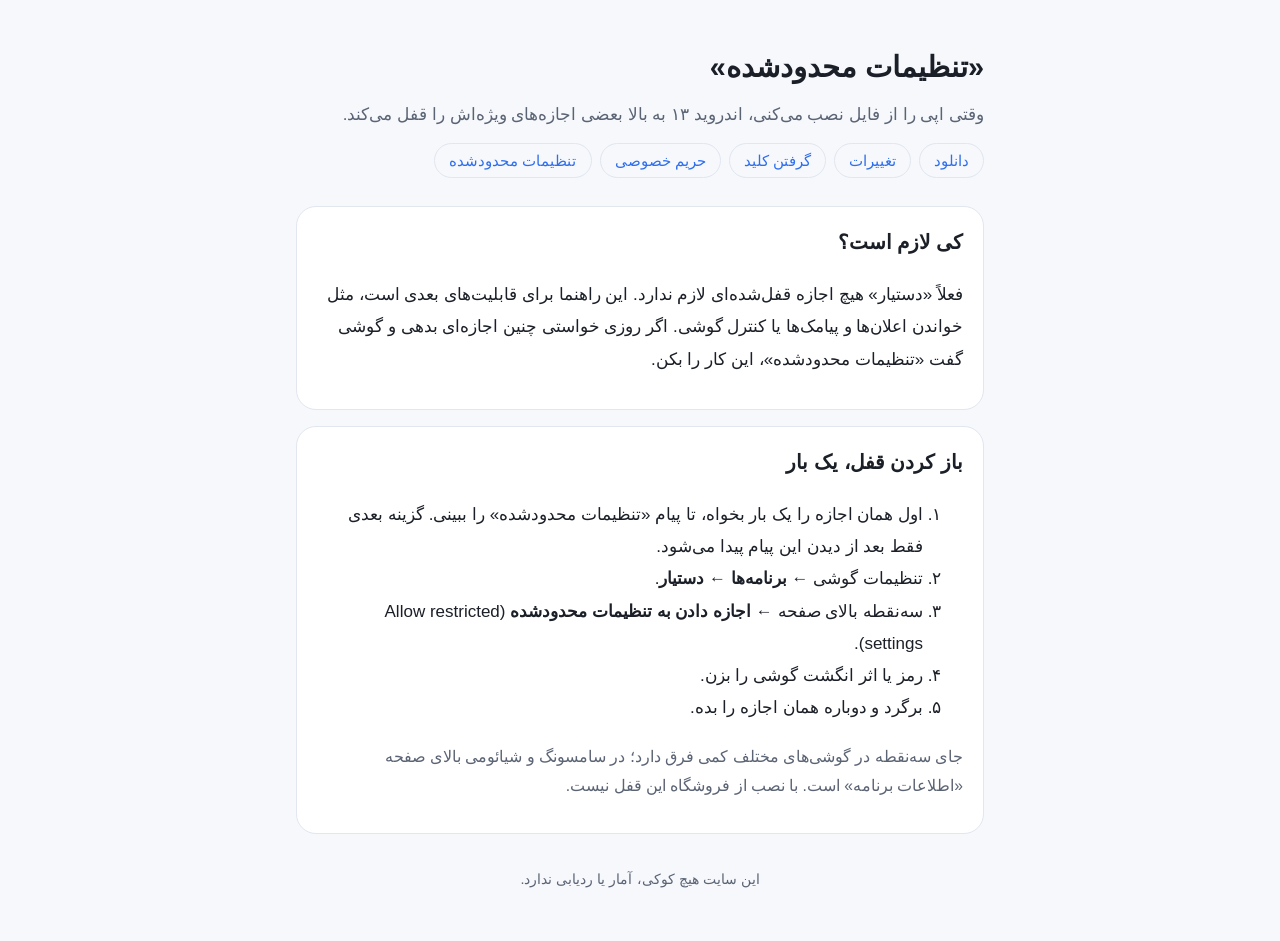
<file: restricted.html>
<!doctype html>
<html lang="fa" dir="rtl">
<head>
  <meta charset="utf-8">
  <meta name="viewport" content="width=device-width, initial-scale=1">
  <title>دستیار — تنظیمات محدودشده</title>
  <link rel="stylesheet" href="style.css">
</head>
<body>
<main>
  <header>
    <h1>«تنظیمات محدودشده»</h1>
    <p>وقتی اپی را از فایل نصب می‌کنی، اندروید ۱۳ به بالا بعضی اجازه‌های ویژه‌اش را قفل می‌کند.</p>
    <nav>
      <a href="index.html">دانلود</a>
      <a href="changes.html">تغییرات</a>
      <a href="key.html">گرفتن کلید</a>
      <a href="privacy.html">حریم خصوصی</a>
      <a href="restricted.html">تنظیمات محدودشده</a>
    </nav>
  </header>

  <section>
    <h2>کی لازم است؟</h2>
    <p>فعلاً «دستیار» هیچ اجازه قفل‌شده‌ای لازم ندارد. این راهنما برای قابلیت‌های بعدی است، مثل خواندن اعلان‌ها و پیامک‌ها یا کنترل گوشی. اگر روزی خواستی چنین اجازه‌ای بدهی و گوشی گفت «تنظیمات محدودشده»، این کار را بکن.</p>
  </section>

  <section>
    <h2>باز کردن قفل، یک بار</h2>
    <ol>
      <li>اول همان اجازه را یک بار بخواه، تا پیام «تنظیمات محدودشده» را ببینی. گزینه بعدی فقط بعد از دیدن این پیام پیدا می‌شود.</li>
      <li>تنظیمات گوشی ← <strong>برنامه‌ها</strong> ← <strong>دستیار</strong>.</li>
      <li>سه‌نقطه بالای صفحه ← <strong>اجازه دادن به تنظیمات محدودشده</strong> (Allow restricted settings).</li>
      <li>رمز یا اثر انگشت گوشی را بزن.</li>
      <li>برگرد و دوباره همان اجازه را بده.</li>
    </ol>
    <p class="muted">جای سه‌نقطه در گوشی‌های مختلف کمی فرق دارد؛ در سامسونگ و شیائومی بالای صفحه «اطلاعات برنامه» است. با نصب از فروشگاه این قفل نیست.</p>
  </section>

  <footer>این سایت هیچ کوکی، آمار یا ردیابی ندارد.</footer>
</main>
</body>
</html>
</file>
<file: style.css>
/* سایت «دستیار» (R4 ج — D-079): بدون کتابخانه، بدون فونت یا اسکریپت بیرونی، راست‌چین، روشن و تاریک. */
:root {
  --bg: #f6f8fc;
  --card: #ffffff;
  --text: #1b1f27;
  --muted: #5b6474;
  --brand: #2f6fed;
  --brand-text: #ffffff;
  --line: #e1e6ef;
  --code: #eef2f8;
}

@media (prefers-color-scheme: dark) {
  :root {
    --bg: #11141a;
    --card: #1a1f28;
    --text: #e8ebf1;
    --muted: #a3acbb;
    --brand: #6f9bff;
    --brand-text: #0d1220;
    --line: #2a3140;
    --code: #232a36;
  }
}

* { box-sizing: border-box; }

body {
  margin: 0;
  background: var(--bg);
  color: var(--text);
  font-family: Vazirmatn, "Segoe UI", Tahoma, sans-serif;
  line-height: 1.9;
  font-size: 17px;
}

main { max-width: 720px; margin: 0 auto; padding: 16px; }

header { padding: 24px 0 8px; }
header h1 { margin: 0; font-size: 1.7em; }
header p { margin: 4px 0 0; color: var(--muted); }

nav { display: flex; flex-wrap: wrap; gap: 8px; margin: 12px 0 4px; }
nav a {
  color: var(--brand);
  text-decoration: none;
  border: 1px solid var(--line);
  border-radius: 999px;
  padding: 2px 14px;
  font-size: 0.9em;
}

section {
  background: var(--card);
  border: 1px solid var(--line);
  border-radius: 20px;
  padding: 16px 20px;
  margin: 16px 0;
}

h2 { font-size: 1.2em; margin: 0 0 8px; }

a { color: var(--brand); }

ol { list-style-type: persian; }

.button {
  display: inline-block;
  background: var(--brand);
  color: var(--brand-text);
  border-radius: 999px;
  padding: 10px 28px;
  font-weight: bold;
  text-decoration: none;
}

.muted { color: var(--muted); font-size: 0.92em; }

code, .ltr {
  direction: ltr;
  unicode-bidi: isolate;
  font-family: Consolas, "Courier New", monospace;
  background: var(--code);
  border-radius: 6px;
  padding: 1px 6px;
  font-size: 0.85em;
  word-break: break-all;
}

table { width: 100%; border-collapse: collapse; }
td, th { border-bottom: 1px solid var(--line); padding: 6px 4px; text-align: right; vertical-align: top; }

footer { color: var(--muted); font-size: 0.85em; text-align: center; padding: 16px 0 32px; }
</file>
